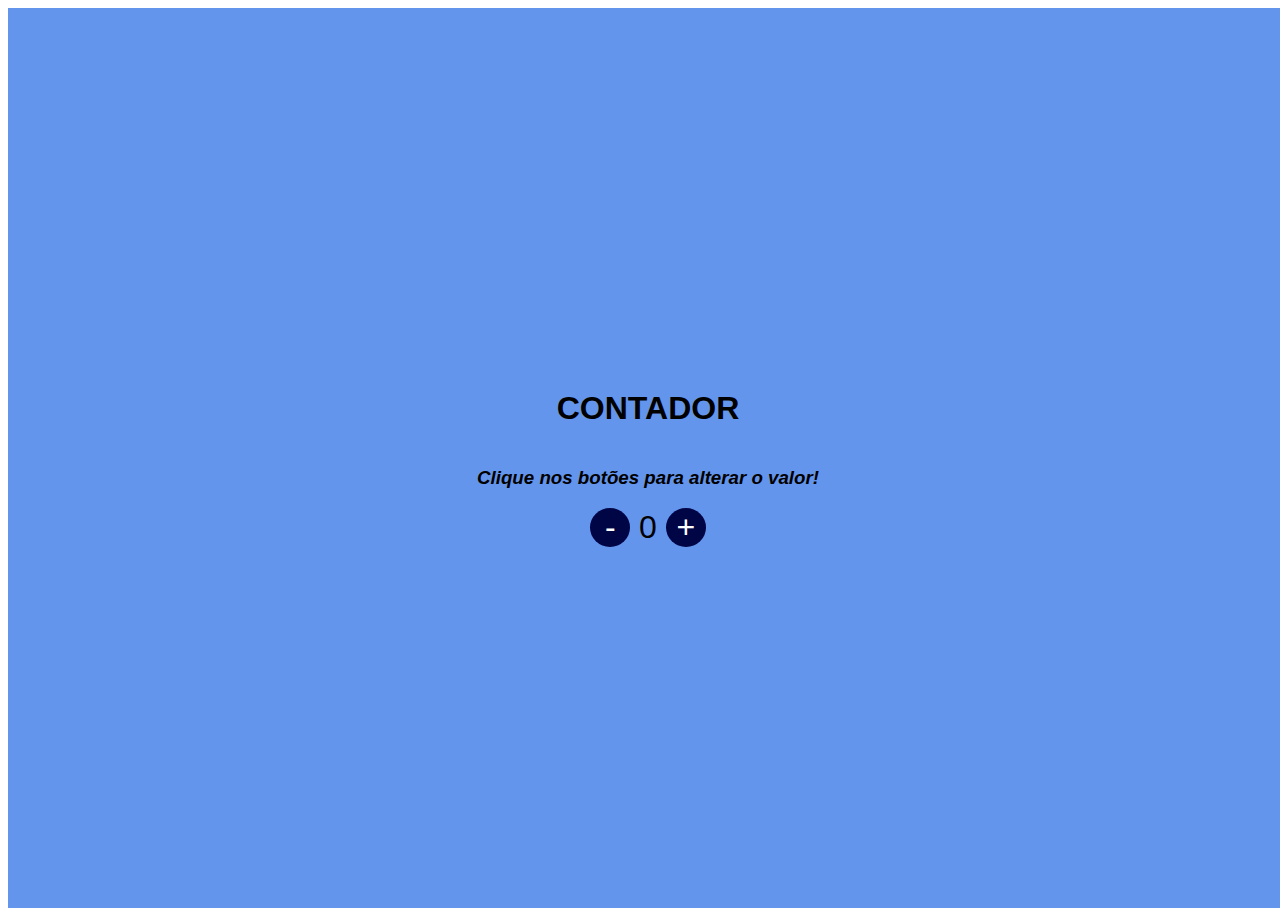
<file: contador/index.html>
<!DOCTYPE html>
<html lang="en">
<head>
    <meta charset="UTF-8">
    <meta http-equiv="X-UA-Compatible" content="IE=edge">
    <meta name="viewport" content="width=device-width, initial-scale=1.0">
    <link rel="stylesheet" href="style.css">
    <script src=script.js></script>
    <title>Contador</title>
</head>
<body>
    <div class="container">
        <h1>Contador</h1>
        <h3>Clique nos botões para alterar o valor!</h3>
        <div class="contador">
        <button id="decrement" onclick="decrement()">-</button>
        <span id="currentNumber">0</span>
        <button id="increment" onclick="increment()">+</button>
    </div>
</div>
    
</body>
</html>
</file>
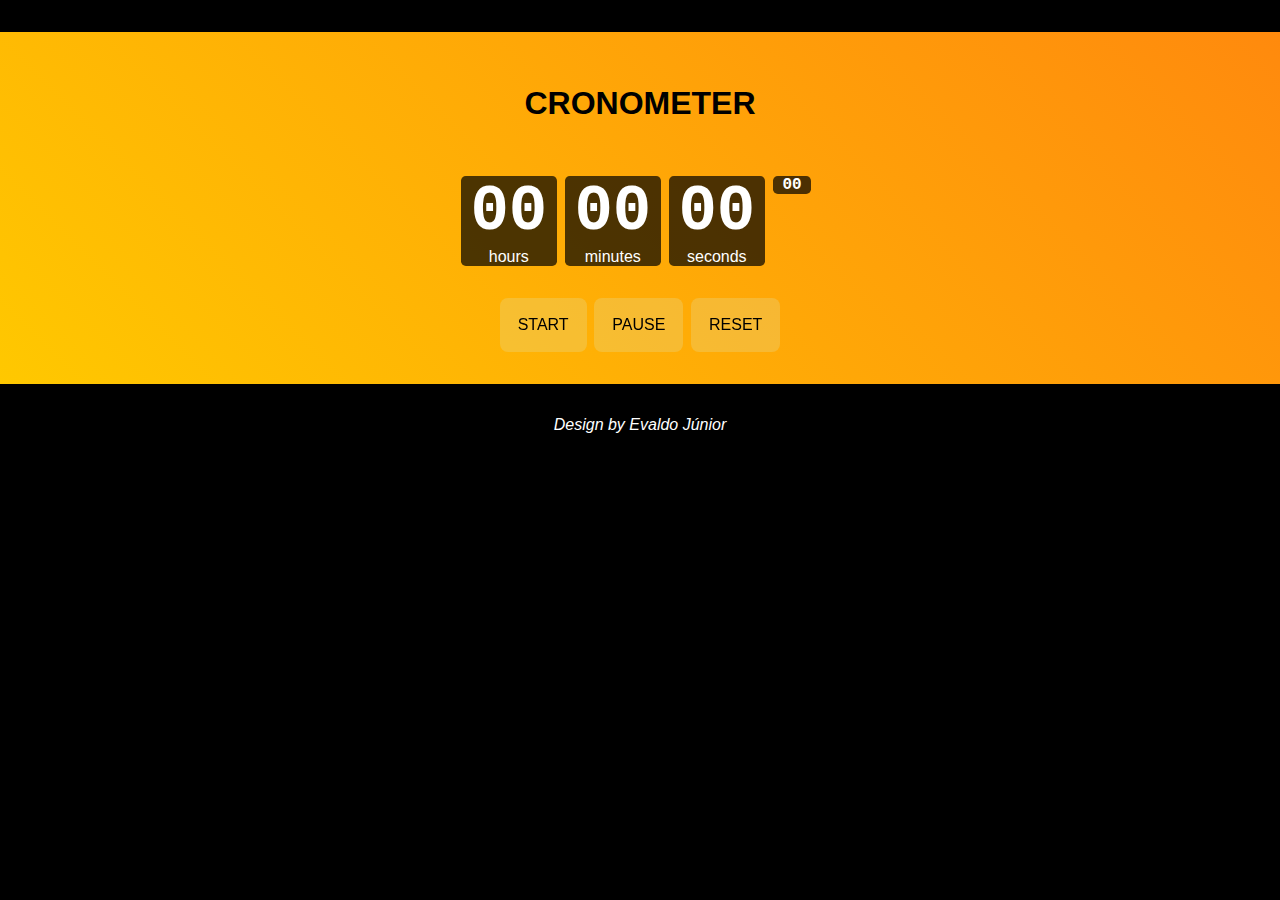
<file: cronometro/index.html>
<!DOCTYPE html>
<html lang="en">

<head>
    <meta charset="UTF-8">
    <meta http-equiv="X-UA-Compatible" content="IE=edge">
    <meta name="viewport" content="width=device-width, initial-scale=1.0">
    <link rel="stylesheet" href="style.css">
    <script src="script.js"></script>
    <title>cronometer</title>
</head>

<body>
    <div class="container">
        <header class="title">
            <h1>Cronometer</h1>
        </header>
        <section id="counter">
            <div><h4 id="hour">00</h4><span>hours</span></div>
            <div><h4 id="min">00</h4><span>minutes</span></div>
            <div><h4 id="sec">00</h4><span>seconds</span></div>
            <div><h4 id="dec">00</h4></div>
            
        </section>
        <section class="buttons">
            <button id="start">Start</button>
            <button id="pause">Pause</button>
            <button id="reset">Reset</button>
        </sections>

    </div>
    <footer>Design by Evaldo Júnior</footer>
</body>

</html>
</file>
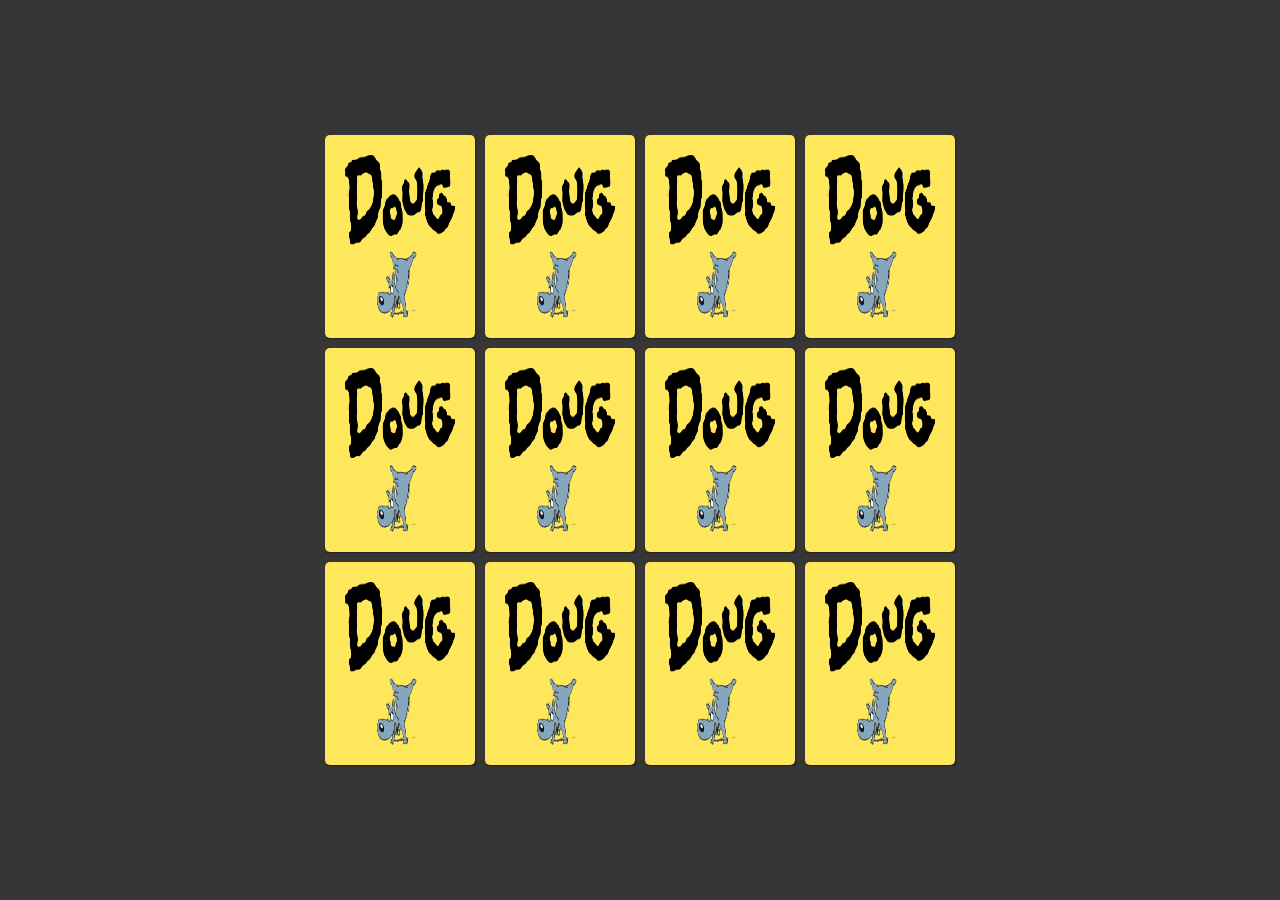
<file: jogoDaMemoria/index.html>
<!DOCTYPE html>
<html lang="en">
<head>
    <meta charset="UTF-8">
    <meta name="viewport" content="width=device-width, initial-scale=1.0">
    <link rel="stylesheet" href="./style.css">
    <title>Jogo da memória</title>
</head>
<body>
    <main class="memory-game">
        <div class="card" data-card="judy">
            <img class="card-front" src="./img/judy.png" alt="Face da carta">
            <img class="card-back" src="./img/logo.png" alt="Verso da carta">
        </div>
        <div class="card" data-card="costelinha">
            <img class="card-front" src="./img/costelinha.png" alt="Face da carta">
            <img class="card-back" src="./img/logo.png" alt="Verso da carta">
        </div>
        <div class="card" data-card="doug">
            <img class="card-front" src="./img/doug.png" alt="Face da carta">
            <img class="card-back" src="./img/logo.png" alt="Verso da carta">
        </div>
        <div class="card" data-card="pati">
            <img class="card-front" src="./img/pati.png" alt="Face da carta">
            <img class="card-back" src="./img/logo.png" alt="Verso da carta">
        </div>
        <div class="card" data-card="roger">
            <img class="card-front" src="./img/roger.png" alt="Face da carta">
            <img class="card-back" src="./img/logo.png" alt="Verso da carta">
        </div>
        <div class="card" data-card="sketer">
            <img class="card-front" src="./img/sketer.png" alt="Face da carta">
            <img class="card-back" src="./img/logo.png" alt="Verso da carta">
        </div>
        <div class="card" data-card="judy">
            <img class="card-front" src="./img/judy.png" alt="Face da carta">
            <img class="card-back" src="./img/logo.png" alt="Verso da carta">
        </div>
        <div class="card" data-card="costelinha">
            <img class="card-front" src="./img/costelinha.png" alt="Face da carta">
            <img class="card-back" src="./img/logo.png" alt="Verso da carta">
        </div>
        <div class="card" data-card="doug">
            <img class="card-front" src="./img/doug.png" alt="Face da carta">
            <img class="card-back" src="./img/logo.png" alt="Verso da carta">
        </div>
        <div class="card" data-card="pati">
            <img class="card-front" src="./img/pati.png" alt="Face da carta">
            <img class="card-back" src="./img/logo.png" alt="Verso da carta">
        </div>
        <div class="card" data-card="roger">
            <img class="card-front" src="./img/roger.png" alt="Face da carta">
            <img class="card-back" src="./img/logo.png" alt="Verso da carta">
        </div>
        <div class="card" data-card="sketer">
            <img class="card-front" src="./img/sketer.png" alt="Face da carta">
            <img class="card-back" src="./img/logo.png" alt="Verso da carta">
        </div>
    </main>
    <script src="./script.js"></script>
</body>
</html>
</file>
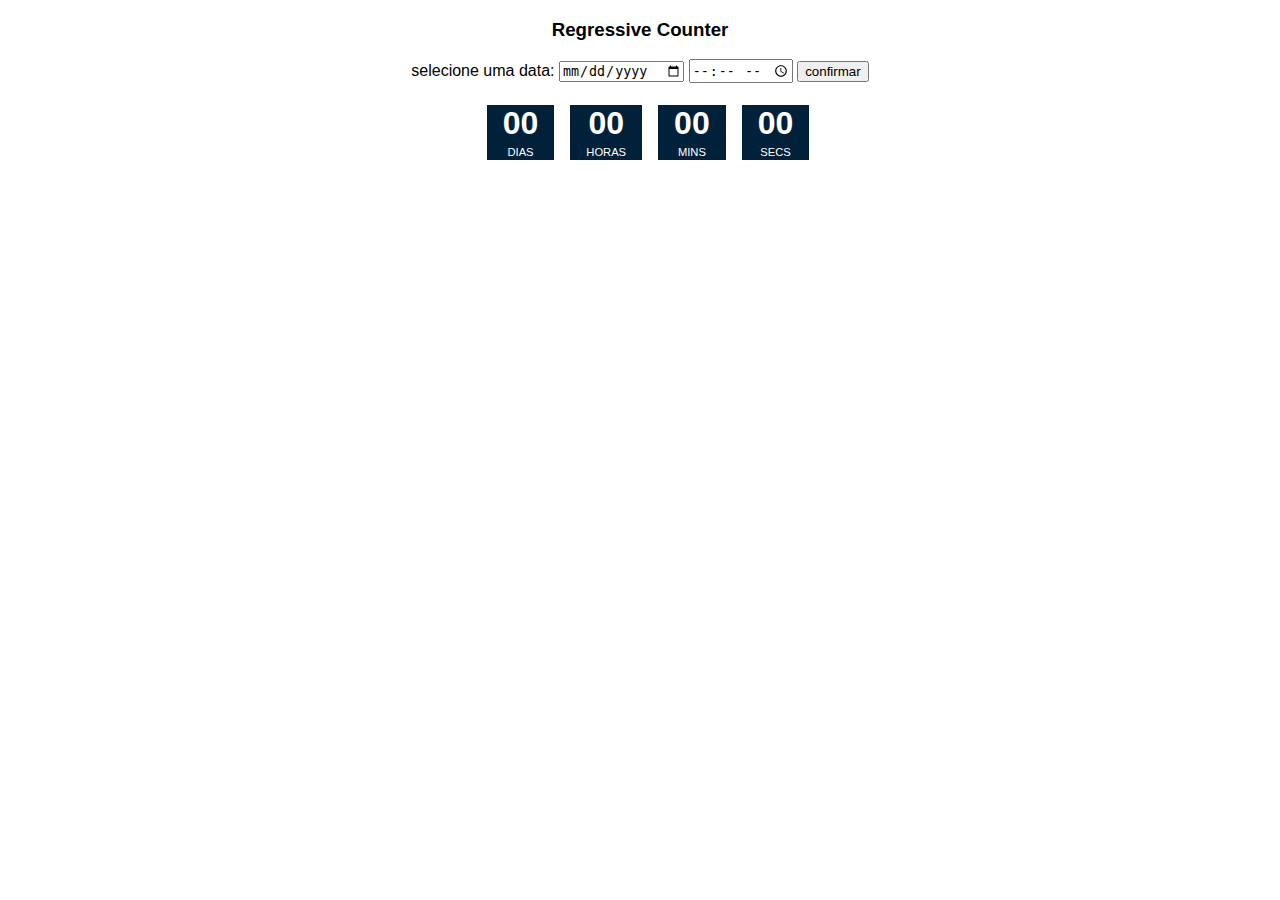
<file: Regressiva/index.html>
<!DOCTYPE html>
<html lang="en">
<head>
    <meta charset="UTF-8">
    <meta http-equiv="X-UA-Compatible" content="IE=edge">
    <meta name="viewport" content="width=device-width, initial-scale=1.0">
    <script src="script.js" defer></script>
    <link rel="stylesheet" href="style.css">
    <title>Regressive</title>
</head>
<body>
    <section>
        <h3>Regressive Counter</h3>
        <label>selecione uma data:</label>
        <input class="selectedDate" type="date">
        <input class="selectedTime" type="time">

        <button class="buttonSelectedDate">confirmar</button>
        <h4 class="endDate"></h4>
    </section>
    <section>
        <div class="counter">
            <div class="counter-format">
                <div>
                    <h4 class="days">00</h4>
                    <span>dias</span>
                </div>
            </div>
            <div class="counter-format">
                <div>
                    <h4 class="hours">00</h4>
                    <span>horas</span>
                </div>
            </div>
            <div class="counter-format">
                <div>
                    <h4 class="mins">00</h4>
                    <span>mins</span>
                </div>
            </div>
            <div class="counter-format">
                <div>
                    <h4 class="secs">00</h4>
                    <span>secs</span>
                </div>
            </div>
        </div>
    </section>
</body>
</html>
</file>
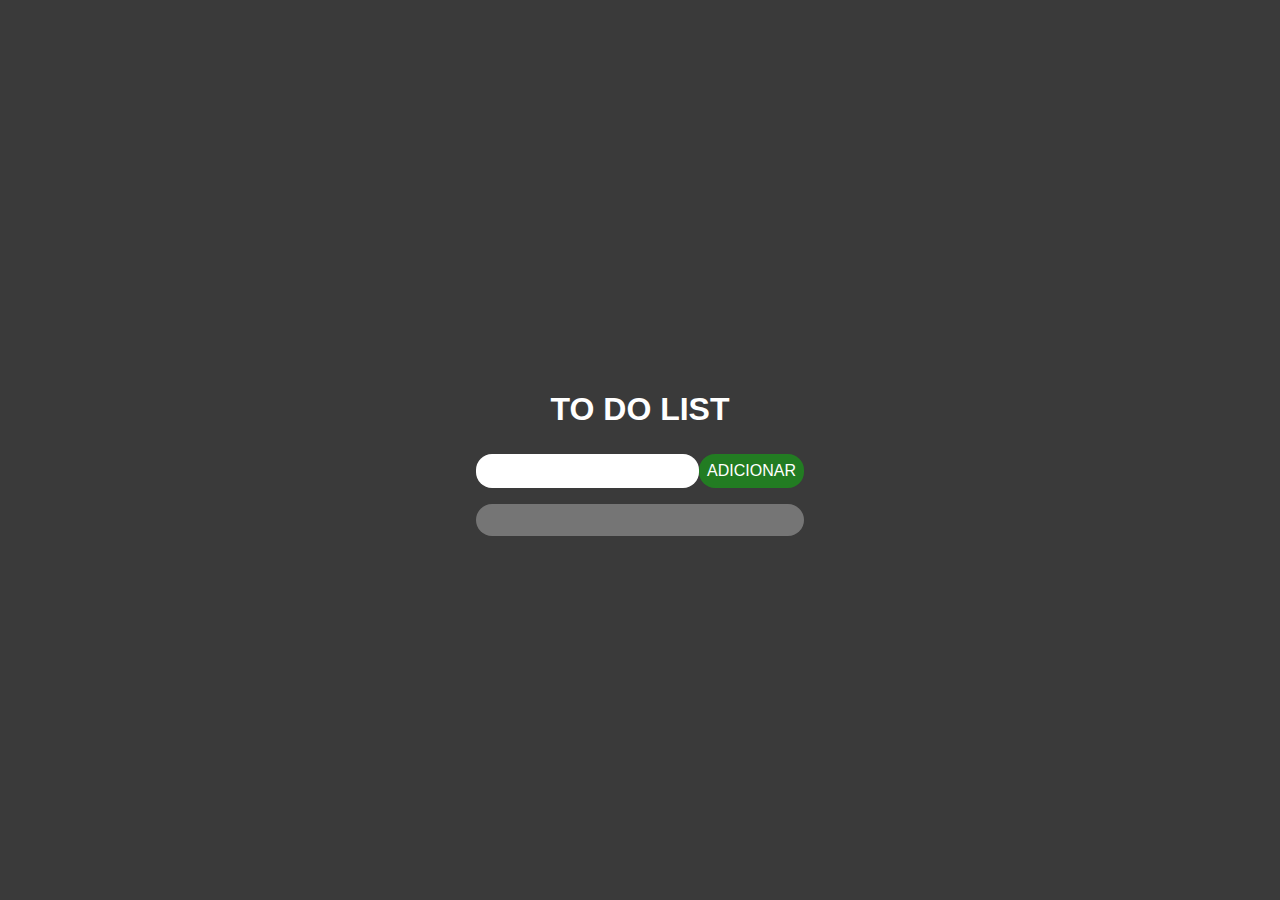
<file: toDoList/index.html>
<!DOCTYPE html>
<html lang="en">

<head>
    <meta charset="UTF-8">
    <meta http-equiv="X-UA-Compatible" content="IE=edge">
    <meta name="viewport" content="width=device-width, initial-scale=1.0">
    <link rel="stylesheet" href="style.css">

    <title>To Do List</title>
</head>

<body>

    <header>
        <h2>To Do List</h2>
        
    </header>
    <div class="container">
        <input id="newItem" type="text"><button onclick="add()">Adicionar</button>
        <div id="lista">

        </div>

    </div>
    <script src="script.js"></script>
</body>

</html>
</file>
<file: contador/style.css>
.container{
    display: flex;
    justify-content: center;
    align-items: center;
    background-color: cornflowerblue;
    flex-direction: column;
    width: 100vw;
    height: 100vh;
    margin: 0;
    padding: 0;
    font-family: 'Lucida Sans', 'Lucida Sans Regular', Verdana, sans-serif;
}
h1{
    text-transform: uppercase;
}
h3{
    font-style: italic;
}
.contador{
    font-size: 2rem;
}
.contador button{
    border-radius: 50%;
    font-size: 2rem;
    width: 2.5rem;
    border:none;
    background-color: rgb(0, 5, 69);
    color:white;
    cursor:pointer;
    transition:0.4s;
}
.contador button:hover{
    box-shadow: 0 8px 8px 0 white;
}
.contador button:active{
    background-color: rgb(0, 85, 255);
    box-shadow: none;
}
</file>
<file: cronometro/style.css>
body {
    margin: 0;
    padding: 0;
    font-family: 'Gill Sans', 'Gill Sans MT', 'Trebuchet MS', sans-serif;
    
    background-color: black;
}

.container {
    display: flex;
    flex-direction: column;
    align-items: center;
    justify-content: center;
    margin: 2rem 0;
    padding: 2rem 0;
    background-image: linear-gradient(45deg, rgb(255, 200, 0) 0%, rgb(255, 120, 17) 50%, rgb(69, 33, 64) 100%);
    background-size: 300%;
    animation: Rotate 10s ease infinite;
}

.title {
    padding-bottom: 2rem;
    text-transform: uppercase;
}

#counter {
    display: flex;
    flex-direction: row;
    text-align: center;
    align-items: flex-start;
    margin-bottom: 2rem;
}

#counter>div {
    background: rgb(0, 0, 0,0.7);
    color: white;
    margin-right: 0.5rem;
    padding: 0 0.6rem;
    border-radius: 0.3rem;
}

#counter>div>h4 {
    margin: 0;
    font-size: 4rem;
    font-family: 'Courier New', Courier, monospace;
}

#counter>div>span {
    font-size: 1rem;
}

#counter #dec {
    font-size: 1rem;
}

.buttons>button {
    background-color: rgba(255, 230, 0, 0.3);
    border-radius: 0.5rem;
    padding: 1rem;
    margin: 0 0.1rem;
    border: 2px solid transparent;
    color: black;
    filter: grayscale(0.7);
    text-transform: uppercase;
    font-size: 1rem;
    transition: ease-in-out 0.3s;
}

.buttons>button:hover {
    border: 2px solid black;
    filter: none;
}

.buttons>button:active {
    color: white;
    background-color: rgba(255, 230, 0);
    border: 2px solid white;
    filter: none;
}
footer {
    color:white;
    font-style: italic;
    text-align: center;
    margin-bottom: 1rem;
}

@keyframes Rotate {
    0% {
        background-position: 0% 50%;
    }

    50% {
        background-position: 100% 50%;
    }
    100% {
        background-position: 0% 50%;
    }
}
</file>
<file: jogoDaMemoria/style.css>
* {
    padding: 0;
    margin: 0;
    box-sizing: border-box;
}

body {
    height: 100vh;
    display: flex;
    background-color: rgb(54, 54, 54);
}

.memory-game {
    height: 640px;
    width: 640px;
    margin: auto;
    display: flex;
    flex-wrap: wrap;
    perspective: 1000px; /* perspectiva do usuario no eixo z, quanto maior, maior o efeito da perspectiva */
}

.card {
    height: calc( 33.333% - 10px);
    width: calc(25% - 10px);
    margin: 5px;
    position: relative;
    box-shadow: 1px 1px 1px rgba(0,0,0,.3);
    cursor: pointer;
    transform: scale(1);
    transform-style: preserve-3d; /* adiciona perspectiva 3d, para que o elemento nao fique achatada no plano */
    transition: transform .9s; /* adiciona efeito de movimento ao flip do card */
}

.card:active{
    transform: scale(0.97);
    transition: transform .2s;
}

.card-front,
.card-back {
  width: 100%;
  height: 100%;
  padding: 20px;
  position: absolute;
  border-radius: 5px;
  background: rgb(255, 231, 92);
  backface-visibility: hidden; /* todo elemento tem uma frente e um verso (ao contrario, como um espelho.) essa propriedade retira o verso */
}

.card-front {
    transform: rotateY(180deg); /* antes, o verso aparecia transparente, pois ambas as imagens tem position absolute, ao girar no eixo Y, elas ficaram com os versos virados */
}

/* flip card animation */

.card.flip {
    transform: rotateY(180deg);
}
</file>
<file: Regressiva/style.css>
body{
    margin:0;
    padding:0;
    display: flex;
    justify-content: center;
    align-items: center;
    flex-direction: column;
    text-align: center;
    font-family: 'Segoe UI', Tahoma, Verdana, sans-serif;
}
section{
    width: 90vw;
}
.counter{
    display: flex;
    justify-content: center;
    align-items: center;
    flex-direction: row;
}
.counter-format{
    background-color: rgb(1, 33, 59);
    color:white;
    margin-left: 1rem;
    padding:0 1rem;
    text-transform: uppercase;
}
.counter-format>div>h4{
    font-size: 2rem;
    margin:0;
}
.counter-format>div>span{
    font-size:0.7rem;
}
.ops{
    color:red;
    font-size: 4rem;
}
.none{
    display: none;
    opacity: 0;
}
</file>
<file: toDoList/style.css>
body{
    display:flex;
    flex-direction: column;
    justify-content: center;
    align-items: center;
    background: rgb(58, 58, 58);
    width: 100vw;
    height: 100vh;
    margin:0;
    padding: 0;
    font-family: 'Lucida Sans', Verdana, sans-serif;
}
header{
    display:flex;
    flex-direction: column;
}
.container{
    justify-content: center;
    align-items: center;
}
#mensage{
    color:rgb(245, 101, 101);
}
h2{
    text-transform: uppercase;
    text-align: center;
    color:white;
    font-size: 2rem;

}
input{
    border:none;
    border-radius: 1rem;
    font-size: 1rem;
    padding:0.5rem;
    width: fit-content;
}
button{
    text-transform: uppercase;
    border:none;
    border-radius: 1rem;
    font-size:1rem;
    padding: 0.5rem;
    background-color: rgb(34, 124, 34);
    color:white;
}
button:hover{
    background-color: rgb(126, 255, 126);
    color:black;
}
button:active{
    background-color: rgb(0, 55, 0);
}
#lista{
    background:rgb(117, 117, 117);
    display: flex;
    flex-direction: column;
    justify-content:left;
    align-items: left;
    text-transform: uppercase;
    border-radius:2rem;
    padding:1rem;
    margin-top:1rem;
}
label{
    font-weight: bolder;
    cursor: pointer;
}
label input{
    display:none;
}
:checked~ span{
    text-transform: capitalize;
    font-weight: 100;
    text-decoration: line-through;
    color:rgb(70, 70, 70);

}
</file>
